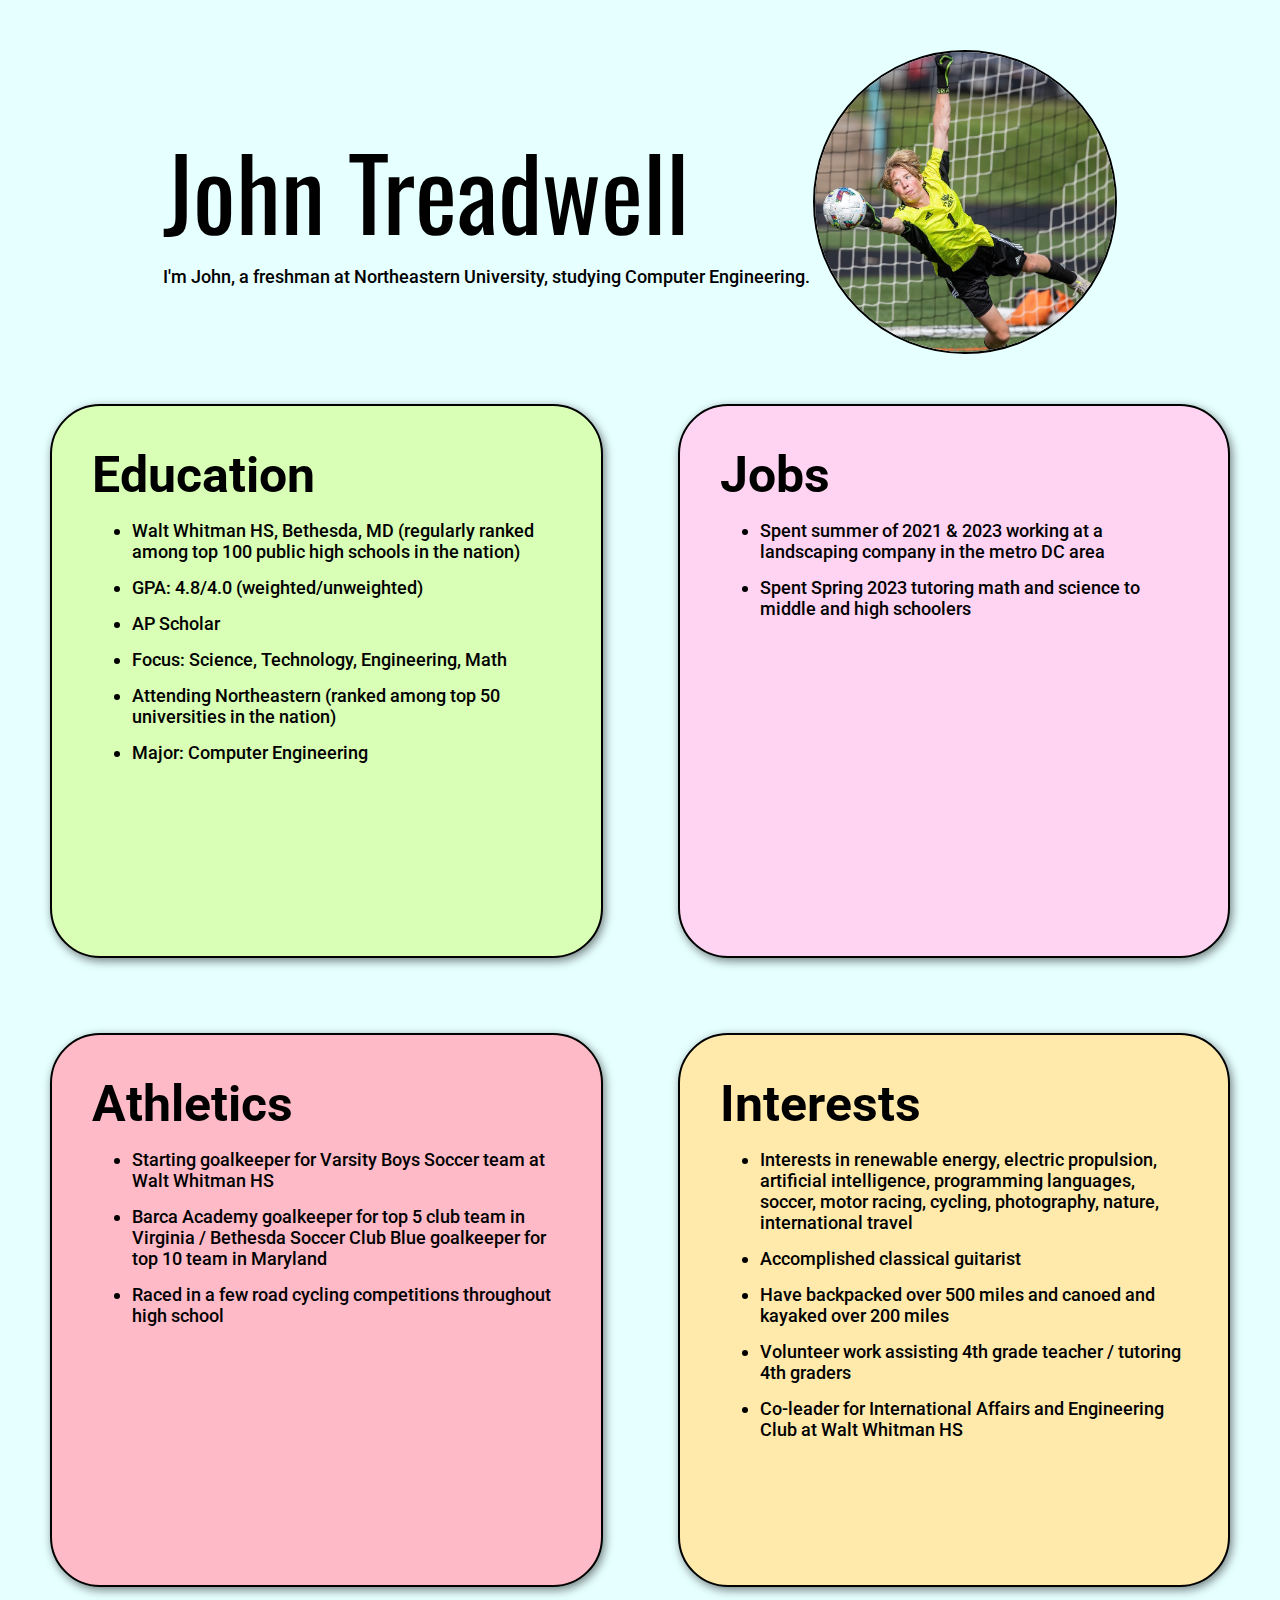
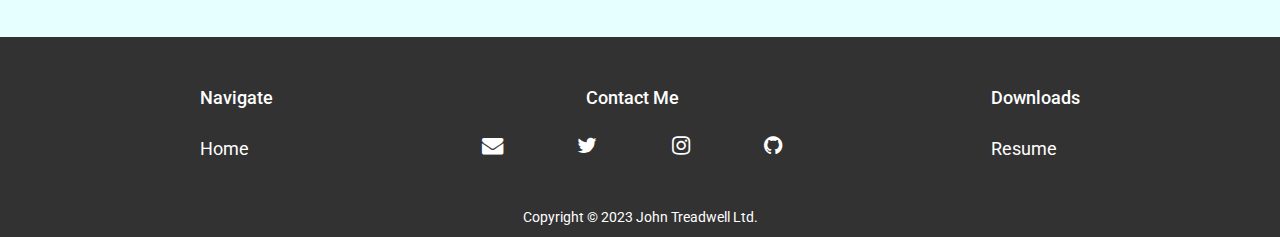
<file: index.html>
<!DOCTYPE html>
<html>
  <head>
    <title>Portfolio | John Treadwell</title>

    <link rel="stylesheet" href="styles/generalV.1.css" />
    <link rel="stylesheet" href="styles/contentV.1.css" />
    <link rel="stylesheet" href="styles/footerV.1.css" />

    <link
      rel="stylesheet"
      href="https://cdnjs.cloudflare.com/ajax/libs/font-awesome/4.7.0/css/font-awesome.min.css"
    />

    <link rel="preconnect" href="https://fonts.googleapis.com" />
    <link rel="preconnect" href="https://fonts.gstatic.com" crossorigin />
    <link
      href="https://fonts.googleapis.com/css2?family=Roboto:wght@400;500;700&display=swap"
      rel="stylesheet"
    />
    <link rel="preconnect" href="https://fonts.googleapis.com" />
    <link rel="preconnect" href="https://fonts.gstatic.com" crossorigin />
    <link
      href="https://fonts.googleapis.com/css2?family=Oswald:wght@700&display=swap"
      rel="stylesheet"
    />
  </head>
  <body>
    <div class="page-container">
      <main>
        <div class="intro">
          <div class="header">
            <div class="title">John Treadwell</div>
            <div class="about-section">
              I'm John, a freshman at Northeastern University, studying Computer
              Engineering.
            </div>
          </div>
          <img class="profile-picture" src="images/profile-picture.jpeg" />
        </div>
        <div class="info-grid">
          <div class="grid1">
            <div class="topic-writing">
              <div class="topic-title">Education</div>
              <ul>
                <li class="bullet-point">
                  Walt Whitman HS, Bethesda, MD (regularly ranked among top 100
                  public high schools in the nation)
                </li>
                <li class="bullet-point">GPA: 4.8/4.0 (weighted/unweighted)</li>
                <li class="bullet-point">AP Scholar</li>
                <li class="bullet-point">
                  Focus: Science, Technology, Engineering, Math
                </li>
                <li class="bullet-point">
                  Attending Northeastern (ranked among top 50 universities in
                  the nation)
                </li>
                <li class="bullet-point">Major: Computer Engineering</li>
              </ul>
            </div>
          </div>
          <div class="grid2">
            <div class="topic-writing">
              <div class="topic-title">Jobs</div>
              <ul>
                <li class="bullet-point">
                  Spent summer of 2021 &#38; 2023 working at a landscaping
                  company in the metro DC area
                </li>
                <li class="bullet-point">
                  Spent Spring 2023 tutoring math and science to middle and high
                  schoolers
                </li>
              </ul>
            </div>
          </div>
          <div class="grid3">
            <div class="topic-writing">
              <div class="topic-title">Athletics</div>
              <ul>
                <li class="bullet-point">
                  Starting goalkeeper for Varsity Boys Soccer team at Walt
                  Whitman HS
                </li>
                <li class="bullet-point">
                  Barca Academy goalkeeper for top 5 club team in Virginia /
                  Bethesda Soccer Club Blue goalkeeper for top 10 team in
                  Maryland
                </li>
                <li class="bullet-point">
                  Raced in a few road cycling competitions throughout high
                  school
                </li>
              </ul>
            </div>
          </div>
          <div class="grid4">
            <div class="topic-writing">
              <div class="topic-title">Interests</div>
              <ul>
                <li class="bullet-point">
                  Interests in renewable energy, electric propulsion, artificial
                  intelligence, programming languages, soccer, motor racing,
                  cycling, photography, nature, international travel
                </li>
                <li class="bullet-point">Accomplished classical guitarist</li>
                <li class="bullet-point">
                  Have backpacked over 500 miles and canoed and kayaked over 200
                  miles
                </li>
                <li class="bullet-point">
                  Volunteer work assisting 4th grade teacher / tutoring 4th
                  graders
                </li>
                <li class="bullet-point">
                  Co-leader for International Affairs and Engineering Club at
                  Walt Whitman HS
                </li>
              </ul>
            </div>
          </div>
        </div>
      </main>
      <footer>
        <div class="footer">
          <div class="content">
            <div class="navigation">
              <div class="footer-topic">Navigate</div>
              <a href="https://johnptreadwell.com/" class="home-page">
                <div>Home</div>
              </a>
            </div>
            <div class="contact">
              <div class="footer-topic">Contact Me</div>
              <div class="socials">
                <a
                  href="mailto:jptreadwell3@icloud.com"
                  target="_blank"
                  class="fa fa-envelope fa-lg"
                ></a>
                <a
                  href="https://x.com/jptvii_04"
                  target="_blank"
                  class="fa fa-twitter fa-lg"
                ></a>
                <a
                  href="https://www.instagram.com/jptvii_04"
                  target="_blank"
                  class="fa fa-instagram fa-lg"
                ></a>
                <a
                  href="https://github.com/JPTVII04"
                  target="_blank"
                  class="fa fa-github fa-lg"
                ></a>
              </div>
            </div>
            <div class="downloads">
              <div class="footer-topic">Downloads</div>
              <a
                href="files/John-Treadwell-CV.pdf"
                target="_blank"
                class="cv-file"
              >
                <div>Resume</div>
              </a>
            </div>
          </div>
          <div class="copyright">Copyright &copy; 2023 John Treadwell Ltd.</div>
        </div>
      </footer>
    </div>
  </body>
</html>
</file>
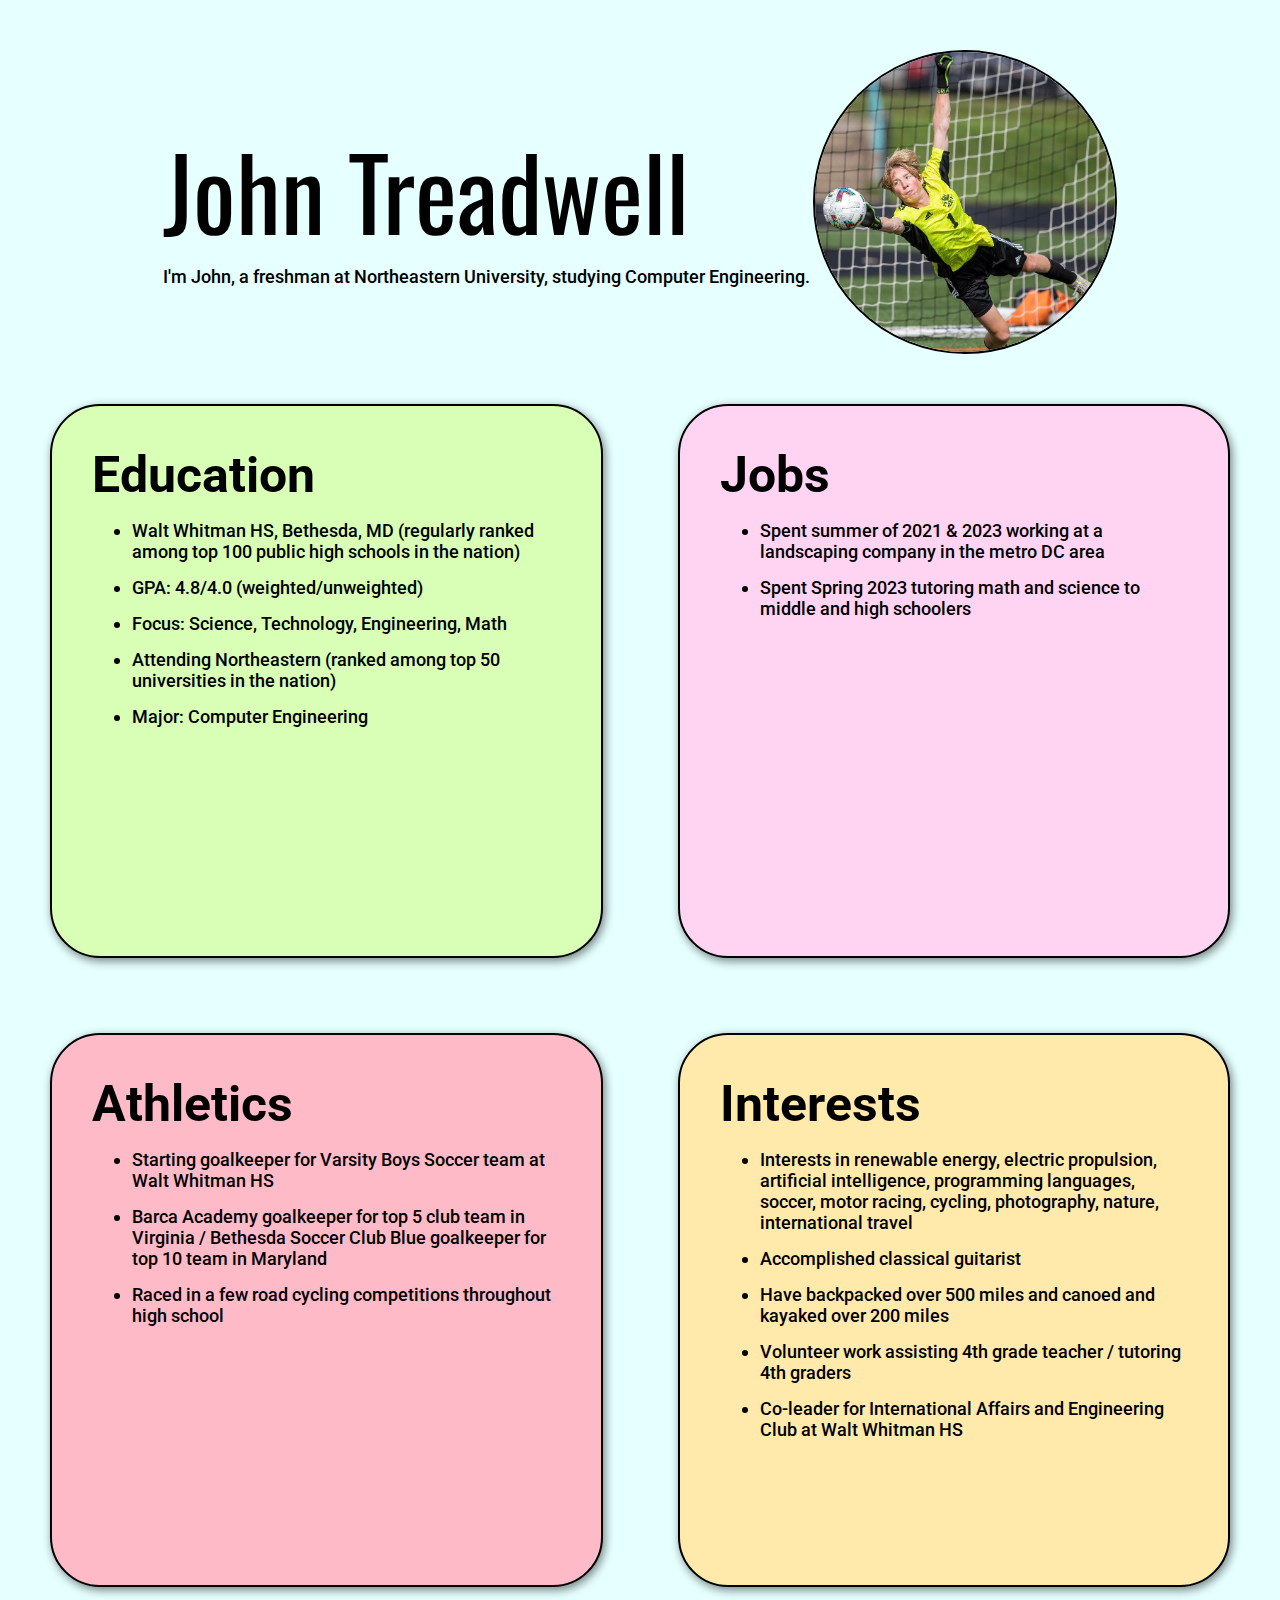
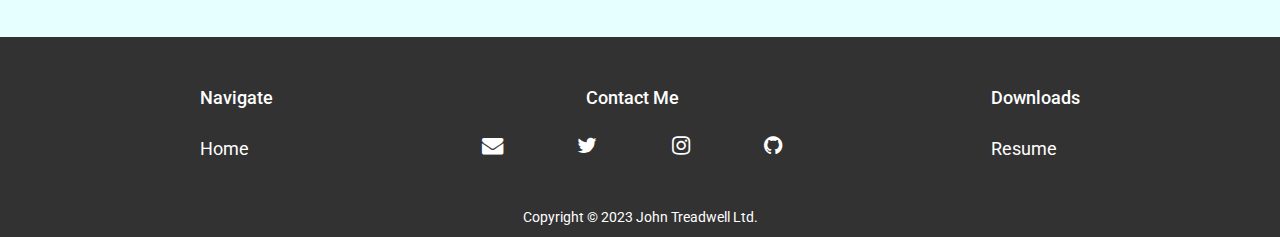
<file: personal-websiteV.1.html>
<!DOCTYPE html>
<html>
  <head>
    <title>Portfolio | John Treadwell</title>

    <link rel="stylesheet" href="styles/generalV.1.css" />
    <link rel="stylesheet" href="styles/contentV.1.css" />
    <link rel="stylesheet" href="styles/footerV.1.css" />

    <link
      rel="stylesheet"
      href="https://cdnjs.cloudflare.com/ajax/libs/font-awesome/4.7.0/css/font-awesome.min.css"
    />

    <link rel="preconnect" href="https://fonts.googleapis.com" />
    <link rel="preconnect" href="https://fonts.gstatic.com" crossorigin />
    <link
      href="https://fonts.googleapis.com/css2?family=Roboto:wght@400;500;700&display=swap"
      rel="stylesheet"
    />
    <link rel="preconnect" href="https://fonts.googleapis.com" />
    <link rel="preconnect" href="https://fonts.gstatic.com" crossorigin />
    <link
      href="https://fonts.googleapis.com/css2?family=Oswald:wght@700&display=swap"
      rel="stylesheet"
    />
  </head>
  <body>
    <div class="page-container">
      <main>
        <div class="intro">
          <div class="header">
            <div class="title">John Treadwell</div>
            <div class="about-section">
              I'm John, a freshman at Northeastern University, studying Computer Engineering.
            </div>
          </div>
          <img class="profile-picture" src="images/profile-picture.jpeg" />
        </div>
        <div class="info-grid">
          <div class="grid1">
            <div class="topic-writing">
              <div class="topic-title">Education</div>
              <ul>
                <li class="bullet-point">
                  Walt Whitman HS, Bethesda, MD (regularly ranked among top 100
                  public high schools in the nation)
                </li>
                <li class="bullet-point">GPA: 4.8/4.0 (weighted/unweighted)</li>
                <li class="bullet-point">
                  Focus: Science, Technology, Engineering, Math
                </li>
                <li class="bullet-point">
                  Attending Northeastern (ranked
                  among top 50 universities in the nation)
                </li>
                <li class="bullet-point">
                  Major: Computer Engineering
                </li>
              </ul>
            </div>
          </div>
          <div class="grid2">
            <div class="topic-writing">
              <div class="topic-title">Jobs</div>
              <ul>
                <li class="bullet-point">
                  Spent summer of 2021 &#38; 2023 working at a landscaping company in the
                  metro DC area
                </li>
                <li class="bullet-point">
                  Spent Spring 2023 tutoring math and science to middle and high
                  schoolers
                </li>
              </ul>
            </div>
          </div>
          <div class="grid3">
            <div class="topic-writing">
              <div class="topic-title">Athletics</div>
              <ul>
                <li class="bullet-point">
                  Starting goalkeeper for Varsity Boys Soccer team at Walt
                  Whitman HS
                </li>
                <li class="bullet-point">
                  Barca Academy goalkeeper for top 5 club team in Virginia /
                  Bethesda Soccer Club Blue goalkeeper for top 10 team in
                  Maryland
                </li>
                <li class="bullet-point">
                  Raced in a few road cycling competitions throughout high school
                </li>
              </ul>
            </div>
          </div>
          <div class="grid4">
            <div class="topic-writing">
              <div class="topic-title">Interests</div>
              <ul>
                <li class="bullet-point">
                  Interests in renewable energy, electric propulsion, artificial
                  intelligence, programming languages, soccer, motor racing,
                  cycling, photography, nature, international travel
                </li>
                <li class="bullet-point">Accomplished classical guitarist</li>
                <li class="bullet-point">
                  Have backpacked over 500 miles and canoed and kayaked over 200
                  miles
                </li>
                <li class="bullet-point">
                  Volunteer work assisting 4th grade teacher / tutoring 4th
                  graders
                </li>
                <li class="bullet-point">
                  Co-leader for International Affairs and Engineering Club at
                  Walt Whitman HS
                </li>
              </ul>
            </div>
          </div>
        </div>
      </main>
      <footer>
        <div class="footer">
          <div class="content">
            <div class="navigation">
              <div class="footer-topic">Navigate</div>
              <a
                href="https://johnptreadwell.com/"
                class="home-page"
              >
                <div>Home</div>
              </a>
            </div>
            <div class="contact">
              <div class="footer-topic">Contact Me</div>
              <div class="socials">
                <a
                  href="mailto:jptreadwell3@icloud.com"
                  target="_blank"
                  class="fa fa-envelope fa-lg"
                ></a>
                <a
                  href="https://x.com/jptvii_04"
                  target="_blank"
                  class="fa fa-twitter fa-lg"
                ></a>
                <a
                  href="https://www.instagram.com/jptvii_04"
                  target="_blank"
                  class="fa fa-instagram fa-lg"
                ></a>
                <a
                  href="https://github.com/JPTVII04"
                  target="_blank"
                  class="fa fa-github fa-lg"
                ></a>
              </div>
            </div>
            <div class="downloads">
              <div class="footer-topic">Downloads</div>
              <a
                href="files/John-Treadwell-CV.pdf"
                target="_blank"
                class="cv-file"
              >
                <div>Resume</div>
              </a>
            </div>
          </div>
          <div class="copyright">Copyright &copy; 2023 John Treadwell Ltd.</div>
        </div>
      </footer>
    </div>
  </body>
</html>
</file>
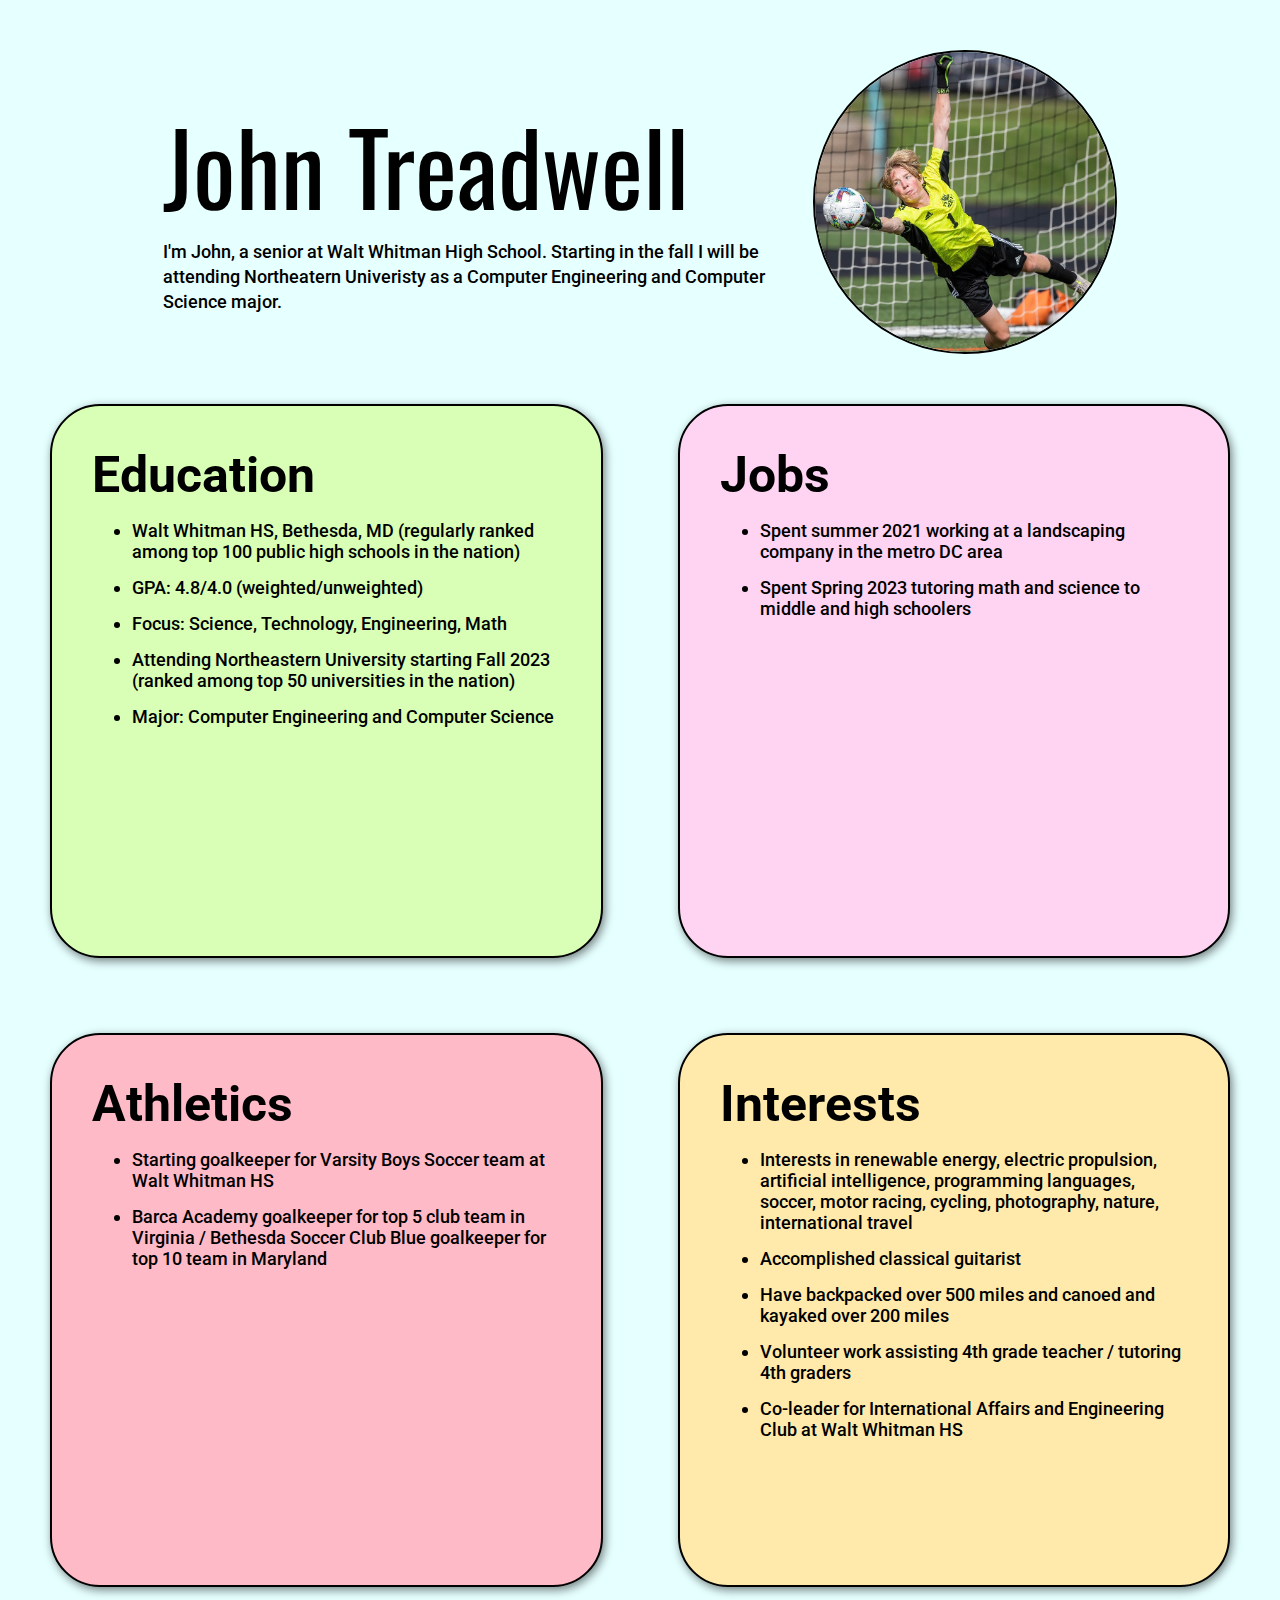
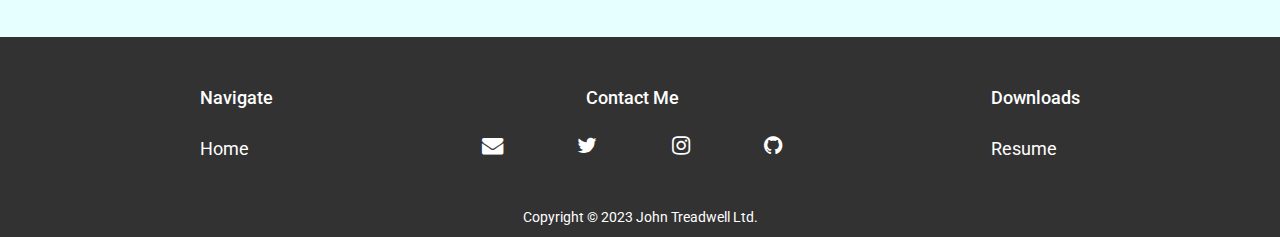
<file: test.html>
<!DOCTYPE html>
<html>
  <head>
    <title>Portfolio | John Treadwell</title>

    <link rel="stylesheet" href="styles/generalV.1.css" />
    <link rel="stylesheet" href="styles/contentV.1.css" />
    <link rel="stylesheet" href="styles/footerV.1.css" />

    <link
      rel="stylesheet"
      href="https://cdnjs.cloudflare.com/ajax/libs/font-awesome/4.7.0/css/font-awesome.min.css"
    />

    <link rel="preconnect" href="https://fonts.googleapis.com" />
    <link rel="preconnect" href="https://fonts.gstatic.com" crossorigin />
    <link
      href="https://fonts.googleapis.com/css2?family=Roboto:wght@400;500;700&display=swap"
      rel="stylesheet"
    />
    <link rel="preconnect" href="https://fonts.googleapis.com" />
    <link rel="preconnect" href="https://fonts.gstatic.com" crossorigin />
    <link
      href="https://fonts.googleapis.com/css2?family=Oswald:wght@700&display=swap"
      rel="stylesheet"
    />
  </head>
  <body>
    <div class="page-container">
      <main>
        <div class="intro">
          <div class="header">
            <div class="title">John Treadwell</div>
            <div class="about-section">
              I'm John, a senior at Walt Whitman High School. Starting in the
              fall I will be attending Northeatern Univeristy as a Computer
              Engineering and Computer Science major.
            </div>
          </div>
          <img class="profile-picture" src="images/profile-picture.jpeg" />
        </div>
        <div class="info-grid">
          <div class="grid1">
            <div class="topic-writing">
              <div class="topic-title">Education</div>
              <ul>
                <li class="bullet-point">
                  Walt Whitman HS, Bethesda, MD (regularly ranked among top 100
                  public high schools in the nation)
                </li>
                <li class="bullet-point">GPA: 4.8/4.0 (weighted/unweighted)</li>
                <li class="bullet-point">
                  Focus: Science, Technology, Engineering, Math
                </li>
                <li class="bullet-point">
                  Attending Northeastern University starting Fall 2023 (ranked
                  among top 50 universities in the nation)
                </li>
                <li class="bullet-point">
                  Major: Computer Engineering and Computer Science
                </li>
              </ul>
            </div>
          </div>
          <div class="grid2">
            <div class="topic-writing">
              <div class="topic-title">Jobs</div>
              <ul>
                <li class="bullet-point">
                  Spent summer 2021 working at a landscaping company in the
                  metro DC area
                </li>
                <li class="bullet-point">
                  Spent Spring 2023 tutoring math and science to middle and high
                  schoolers
                </li>
              </ul>
            </div>
          </div>
          <div class="grid3">
            <div class="topic-writing">
              <div class="topic-title">Athletics</div>
              <ul>
                <li class="bullet-point">
                  Starting goalkeeper for Varsity Boys Soccer team at Walt
                  Whitman HS
                </li>
                <li class="bullet-point">
                  Barca Academy goalkeeper for top 5 club team in Virginia /
                  Bethesda Soccer Club Blue goalkeeper for top 10 team in
                  Maryland
                </li>
              </ul>
            </div>
          </div>
          <div class="grid4">
            <div class="topic-writing">
              <div class="topic-title">Interests</div>
              <ul>
                <li class="bullet-point">
                  Interests in renewable energy, electric propulsion, artificial
                  intelligence, programming languages, soccer, motor racing,
                  cycling, photography, nature, international travel
                </li>
                <li class="bullet-point">Accomplished classical guitarist</li>
                <li class="bullet-point">
                  Have backpacked over 500 miles and canoed and kayaked over 200
                  miles
                </li>
                <li class="bullet-point">
                  Volunteer work assisting 4th grade teacher / tutoring 4th
                  graders
                </li>
                <li class="bullet-point">
                  Co-leader for International Affairs and Engineering Club at
                  Walt Whitman HS
                </li>
              </ul>
            </div>
          </div>
        </div>
      </main>
      <footer>
        <div class="footer">
          <div class="content">
            <div class="navigation">
              <div class="footer-topic">Navigate</div>
              <a
                href="https://johnptreadwell.com/"
                class="home-page"
              >
                <div>Home</div>
              </a>
            </div>
            <div class="contact">
              <div class="footer-topic">Contact Me</div>
              <div class="socials">
                <a
                  href="mailto:jptreadwell3@icloud.com"
                  target="_blank"
                  class="fa fa-envelope fa-lg"
                ></a>
                <a
                  href="https://twitter.com/jptvii_04"
                  target="_blank"
                  class="fa fa-twitter fa-lg"
                ></a>
                <a
                  href="https://www.instagram.com/jptvii_04"
                  target="_blank"
                  class="fa fa-instagram fa-lg"
                ></a>
                <a
                  href="https://github.com/JPTVII04"
                  target="_blank"
                  class="fa fa-github fa-lg"
                ></a>
              </div>
            </div>
            <div class="downloads">
              <div class="footer-topic">Downloads</div>
              <a
                href="files/John-Treadwell-CV.pdf"
                target="_blank"
                class="cv-file"
              >
                <div>Resume</div>
              </a>
            </div>
          </div>
          <div class="copyright">Copyright &copy; 2023 John Treadwell Ltd.</div>
        </div>
      </footer>
    </div>
  </body>
</html>
</file>
<file: styles/generalV.1.css>
body {
  font-family: Roboto, Arial;
  margin: 0;
  background-color: rgb(230, 255, 255);
}
</file>
<file: styles/contentV.1.css>
.page-container {
  position: relative;
  min-height: 100vh;
}
.intro {
  margin-top: 50px;
  display: flex;
  align-items: center;
  justify-content: center;
}
.header {
  display: flex;
  flex-direction: column;
  width: 650px;
}
.about-section {
  font-size: 18px;
  font-weight: 500;
  line-height: 25px;
}
.title {
  font-family: Oswald, Arial;
  font-size: 100px;
  margin-right: 50px;
}
.profile-picture {
  height: 300px;
  width: 300px;
  object-fit: cover;
  object-position: center;
  border-radius: 50%;
  border: 2px solid black;
}
@media (max-width: 735px) {
  .profile-picture {
    height: 0;
    width: 0;
    border: none;
  }
}
.info-grid {
  padding: 50px;
  padding-bottom: 250px;
  display: grid;
  grid-template-columns: 1fr 1fr;
  gap: 75px;
}
.grid1,
.grid2,
.grid3,
.grid4 {
  height: 350px;
  border: 2px solid black;
  border-radius: 50px;
  box-shadow: 2px 3px 10px rgba(0, 0, 0, 0.5);
}
.grid1 {
  background-color: rgb(216, 255, 181);
}
.grid2 {
  background-color: rgb(255, 212, 243);
}
.grid3 {
  background-color: rgb(255, 186, 199);
}
.grid4 {
  background-color: rgb(255, 234, 171);
}
.topic-writing {
  padding: 40px;
}
.topic-title {
  font-size: 50px;
  font-weight: bold;
}
.bullet-point {
  font-weight: 500;
  font-size: 18px;
  padding-bottom: 15px;
}
@media (max-width: 1000px) {
  .info-grid {
    grid-template-columns: 1fr;
  }
}
@media (min-width: 1000px) {
  .info-grid {
    grid-template-columns: 1fr 1fr;
  }
}
@media (min-width: 1000px) and (max-width: 1500px) {
  .grid1,
  .grid2,
  .grid3,
  .grid4 {
    height: 550px;
  }
}
@media (max-width: 850px) {
  .grid1,
  .grid2,
  .grid3,
  .grid4 {
    height: 550px;
  }
}
</file>
<file: styles/footerV.1.css>
.footer {
  position: absolute;
  bottom: 0;
  left: 0;
  right: 0;
  height: 200px;
  background-color: rgb(50, 50, 50);
}
.content {
  display: flex;
  justify-content: space-between;
  padding: 50px 200px;
}
.footer-topic {
  color: white;
  font-weight: 500;
  font-size: 18px;
  margin-bottom: 30px;
}
.home-page,
.fa,
.cv-file {
  text-decoration: none;
  color: white;
  opacity: 1;
  transition: opacity 0.15s;
}
.home-page:hover,
.fa:hover,
.cv-file:hover {
  opacity: 0.6;
}
.contact {
  text-align: center;
}
.socials {
  width: 300px;
  display: flex;
  justify-content: space-between;
}
.home-page,
.cv-file {
  font-size: 18px;
}
.copyright {
  text-align: center;
  color: white;
  font-size: 14px;
}
@media (max-width: 735px) {
  .footer div {
    font-size: 0;
  }
}
</file>
